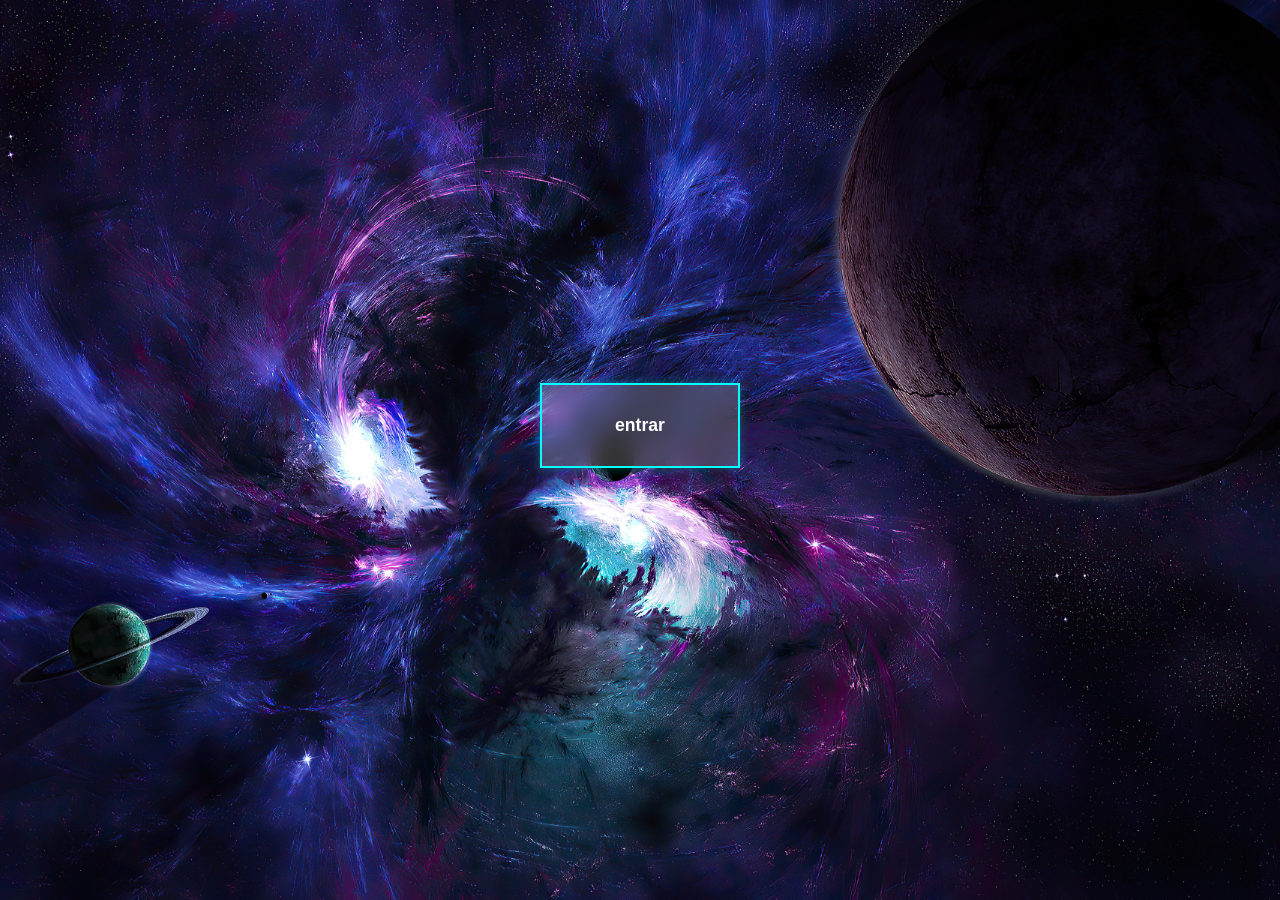
<file: index.html>
<!DOCTYPE html>
<html>
<head>
<title>Slider de fondo</title>
<meta charset="UTF-8">
<meta name="viewport" content="width=device-width, initial-scale=1.0">
<link rel="stylesheet" href="styles.css">
</head>
<body>

<div class="slider-fondo"></div>
<a href="contenido.html">
<button class="btn neon-pulse">
<span>entrar</span>
</button>
</a>

</body>
</html>
</file>
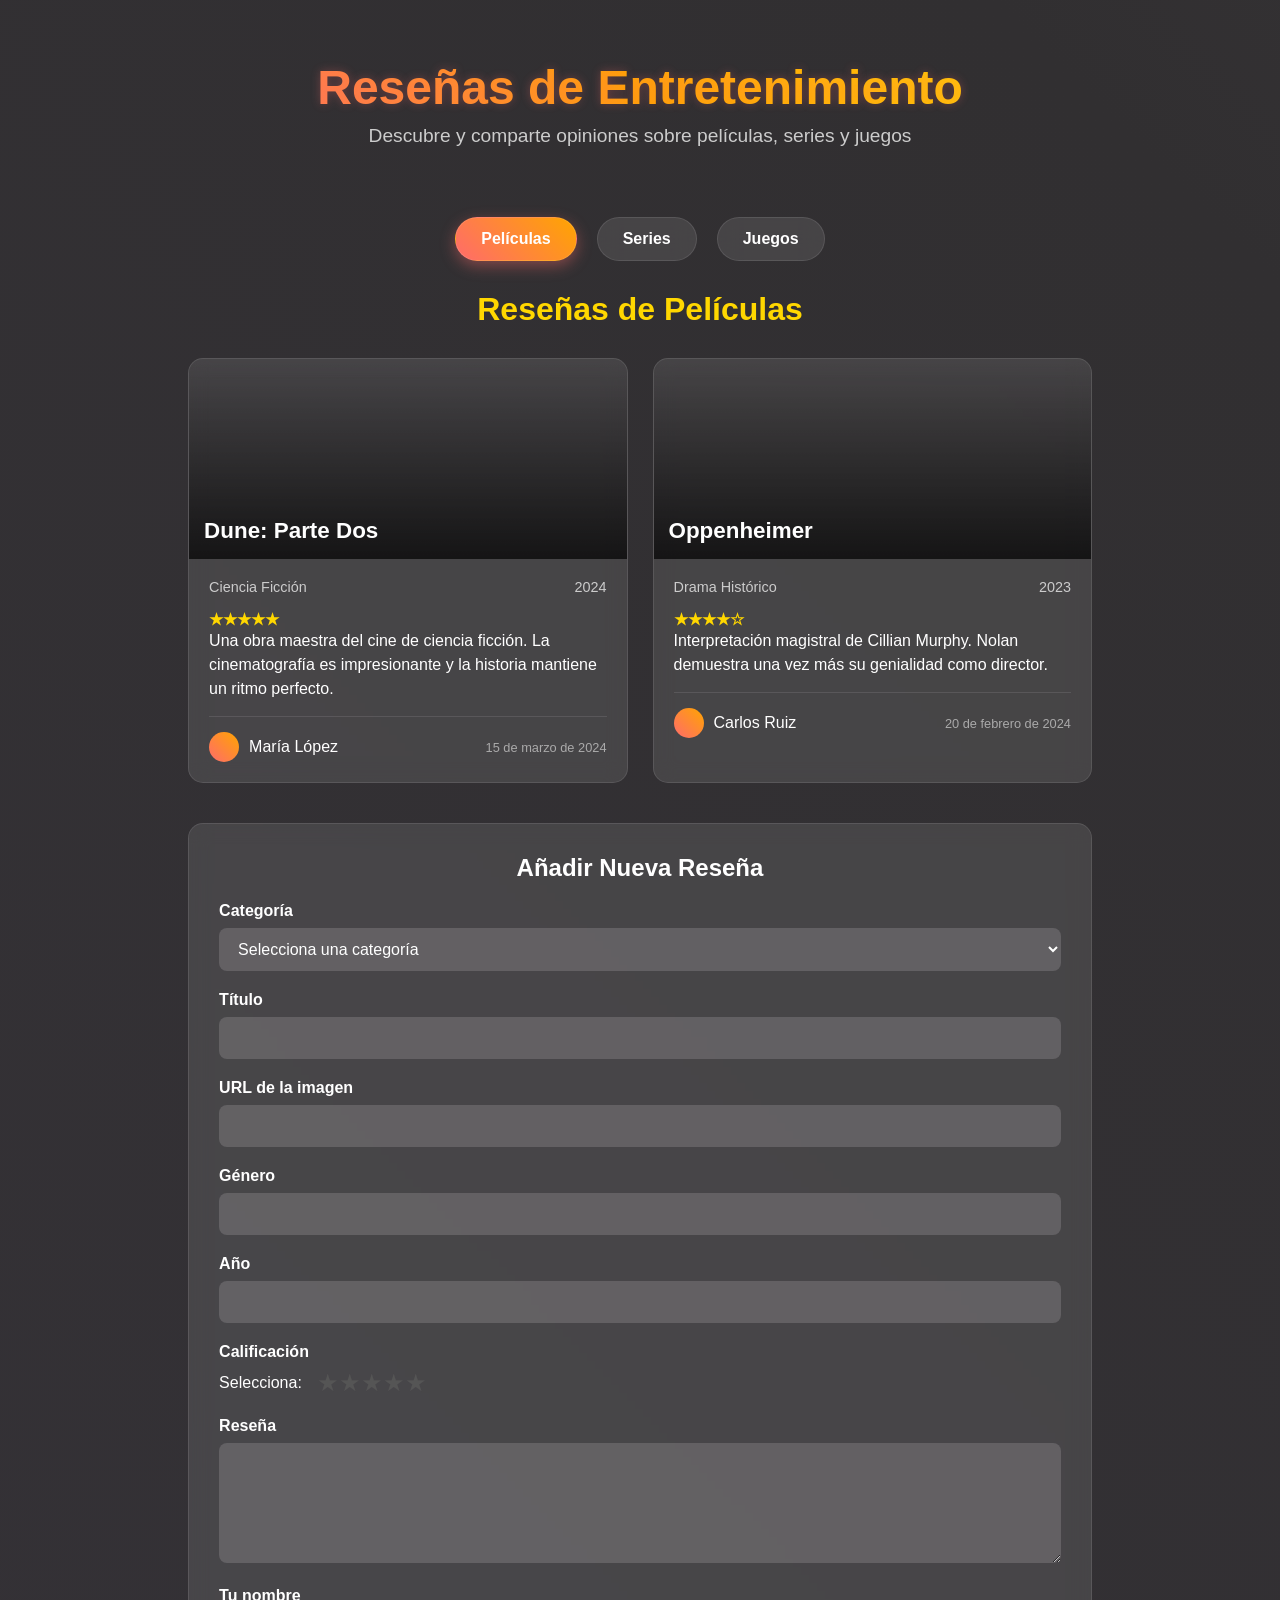
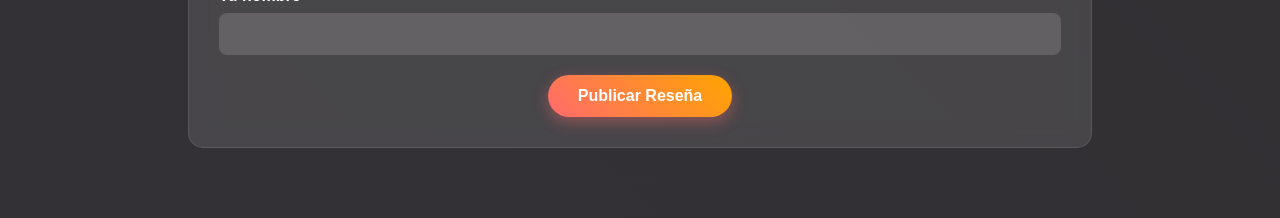
<file: contenido.html>
<!DOCTYPE html>
<html lang="es">
<head>
    <meta charset="UTF-8">
    <meta name="viewport" content="width=device-width, initial-scale=1.0">
    <title>Reseñas de Entretenimiento</title>
    <link rel="stylesheet" href="styles.css">
</head>
<body>
    <div class="container">
        <header>
            <h1>Reseñas de Entretenimiento</h1>
            <p class="subtitle">Descubre y comparte opiniones sobre películas, series y juegos</p>
        </header>

        <div class="nav-tabs">
            <div class="tab active" data-tab="movies">Películas</div>
            <div class="tab" data-tab="series">Series</div>
            <div class="tab" data-tab="games">Juegos</div>
        </div>

        <div class="tab-content active" id="movies">
            <h2>Reseñas de Películas</h2>
            <div class="reviews-grid" id="movies-grid">
                <!-- Las reseñas de películas se cargarán aquí -->
            </div>
        </div>

        <div class="tab-content" id="series">
            <h2>Reseñas de Series</h2>
            <div class="reviews-grid" id="series-grid">
                <!-- Las reseñas de series se cargarán aquí -->
            </div>
        </div>

        <div class="tab-content" id="games">
            <h2>Reseñas de Juegos</h2>
            <div class="reviews-grid" id="games-grid">
                <!-- Las reseñas de juegos se cargarán aquí -->
            </div>
        </div>

        <div class="review-form">
            <h3 class="form-title">Añadir Nueva Reseña</h3>
            <form id="review-form">
                <div class="form-group">
                    <label for="category">Categoría</label>
                    <select id="category" required>
                        <option value="">Selecciona una categoría</option>
                        <option value="movies">Película</option>
                        <option value="series">Serie</option>
                        <option value="games">Juego</option>
                    </select>
                </div>
                <div class="form-group">
                    <label for="title">Título</label>
                    <input type="text" id="title" required>
                </div>
                <div class="form-group">
                    <label for="image">URL de la imagen</label>
                    <input type="text" id="image" required>
                </div>
                <div class="form-group">
                    <label for="genre">Género</label>
                    <input type="text" id="genre" required>
                </div>
                <div class="form-group">
                    <label for="year">Año</label>
                    <input type="number" id="year" min="1900" max="2030" required>
                </div>
                <div class="form-group">
                    <label>Calificación</label>
                    <div class="rating-input">
                        <span>Selecciona:</span>
                        <div class="stars">
                            <span class="star" data-rating="1">★</span>
                            <span class="star" data-rating="2">★</span>
                            <span class="star" data-rating="3">★</span>
                            <span class="star" data-rating="4">★</span>
                            <span class="star" data-rating="5">★</span>
                        </div>
                    </div>
                    <input type="hidden" id="rating" required>
                </div>
                <div class="form-group">
                    <label for="review">Reseña</label>
                    <textarea id="review" required></textarea>
                </div>
                <div class="form-group">
                    <label for="user">Tu nombre</label>
                    <input type="text" id="user" required>
                </div>
                <button type="submit" class="btn-submit">Publicar Reseña</button>
            </form>
        </div>
    </div>

    <script src="script.js"></script>
</body>
</html>
</file>
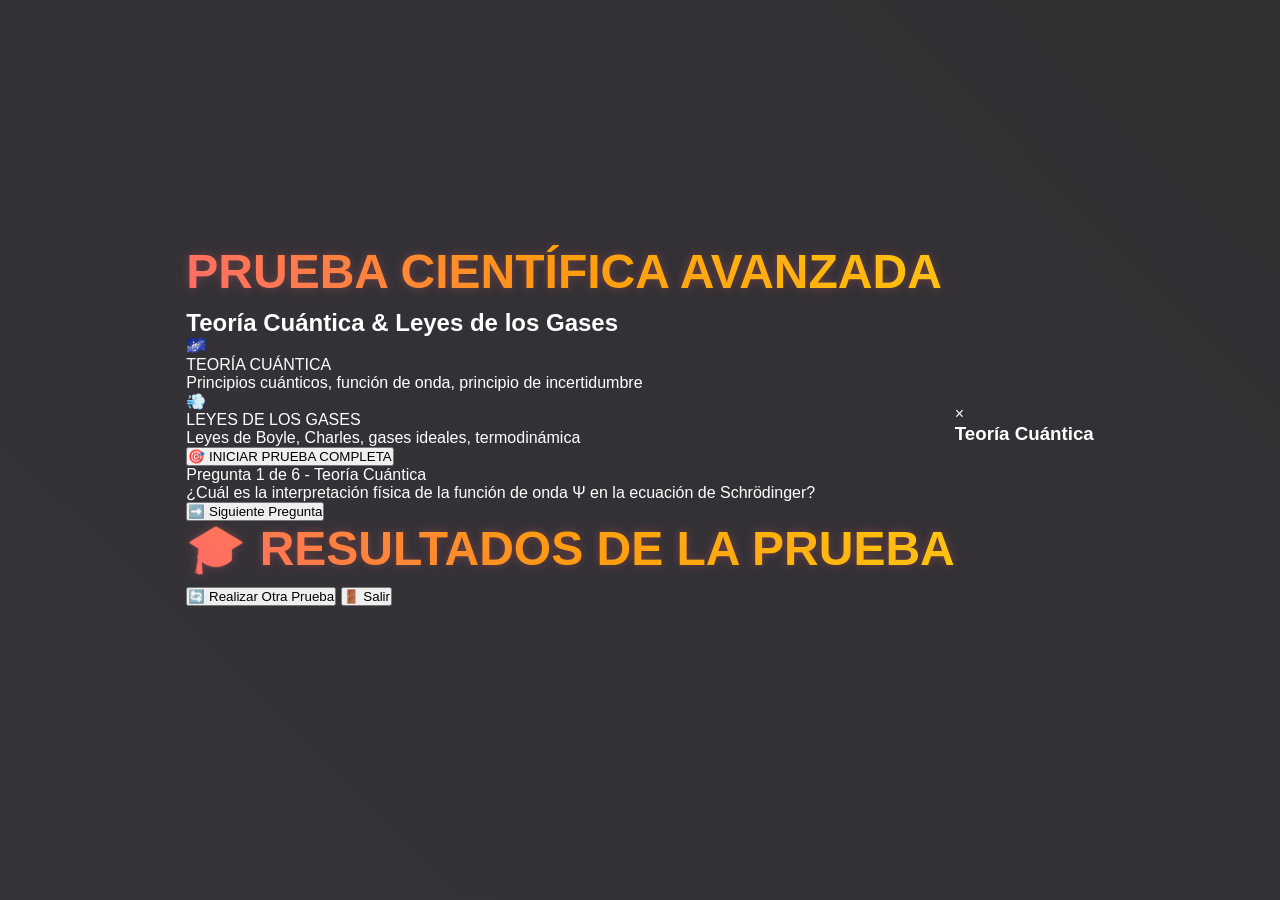
<file: juegos_heroicos.html>
<!DOCTYPE html>
<html lang="es">
<head>
    <meta charset="UTF-8">
    <meta name="viewport" content="width=device-width, initial-scale=1.0">
    <title>Prueba Científica - Teoría Cuántica & Leyes de los Gases</title>
    <link rel="stylesheet" href="styles.css">
</head>
<body>
    <div id="app">
        <!-- Pantalla de Inicio -->
        <div id="pantalla-inicio" class="pantalla activa">
            <div class="contenedor-titulo">
                <h1>PRUEBA CIENTÍFICA AVANZADA</h1>
                <h2>Teoría Cuántica & Leyes de los Gases</h2>
            </div>

            <div class="contenedor-botones-temas">
                <div class="boton-tema" onclick="mostrarInfoTema('cuantica')">
                    <div class="emoji">🌌</div>
                    <div class="texto">TEORÍA CUÁNTICA</div>
                    <div class="tooltip">Principios cuánticos, función de onda, principio de incertidumbre</div>
                </div>
                
                <div class="boton-tema" onclick="mostrarInfoTema('gases')">
                    <div class="emoji">💨</div>
                    <div class="texto">LEYES DE LOS GASES</div>
                    <div class="tooltip">Leyes de Boyle, Charles, gases ideales, termodinámica</div>
                </div>
            </div>

            <button class="boton-iniciar" onclick="iniciarPrueba()">
                🎯 INICIAR PRUEBA COMPLETA
            </button>
        </div>

        <!-- Pantalla de Prueba -->
        <div id="pantalla-prueba" class="pantalla">
            <div class="cabecera-prueba">
                <div id="info-pregunta" class="info-pregunta">Pregunta 1 de 6 - Teoría Cuántica</div>
                <div class="barra-progreso">
                    <div id="progreso" class="progreso"></div>
                </div>
            </div>

            <div class="contenedor-pregunta">
                <div id="texto-pregunta" class="texto-pregunta">
                    ¿Cuál es la interpretación física de la función de onda Ψ en la ecuación de Schrödinger?
                </div>

                <div id="opciones" class="contenedor-opciones">
                    <!-- Las opciones se generan dinámicamente -->
                </div>
            </div>

            <div class="contenedor-botones">
                <button id="boton-siguiente" class="boton-siguiente" onclick="siguientePregunta()">
                    ➡️ Siguiente Pregunta
                </button>
            </div>
        </div>

        <!-- Pantalla de Resultados -->
        <div id="pantalla-resultados" class="pantalla">
            <div class="contenedor-titulo">
                <h1>🎓 RESULTADOS DE LA PRUEBA</h1>
            </div>

            <div id="contenedor-resultado" class="contenedor-resultado">
                <!-- Los resultados se muestran aquí -->
            </div>

            <div class="contenedor-botones-resultados">
                <button class="boton-reiniciar" onclick="reiniciarPrueba()">
                    🔄 Realizar Otra Prueba
                </button>
                <button class="boton-salir" onclick="salir()">
                    🚪 Salir
                </button>
            </div>
        </div>
    </div>

    <!-- Modal de información -->
    <div id="modal-info" class="modal">
        <div class="modal-contenido">
            <span class="cerrar" onclick="cerrarModal()">&times;</span>
            <h3 id="modal-titulo">Teoría Cuántica</h3>
            <div id="modal-texto">
                <!-- Contenido dinámico -->
            </div>
        </div>
    </div>

    <script src="script.js"></script>
    
</body>
</html>
</file>
<file: styles.css>
/* style.css */


.slider-fondo {
  position: fixed; /* O 'absolute' si el scroll es necesario */
  top: 0;
  left: 0;
  width: 100%;
  height: 100%;
  background-image: url('imagen1.jpg');
  background-size: cover; /* Asegura que la imagen cubra toda la pantalla */
  background-position: center;
  animation: cambiar-fondo 35s infinite; /* 15 segundos de duración, se repite infinitamente */
}

/* Define las animaciones para las transiciones */
@keyframes cambiar-fondo {
  0% { background-image: url('imagen1.jpg'); opacity: 1; }
  15% { background-image: url('imagen5.jpg'); opacity: 1; }
  25% { background-image: url('imagen5.jpg'); opacity: 1; }
  35% { background-image: url('imagen3.jpg'); opacity: 1; }
  40% { background-image: url('imagen3.jpg'); opacity: 1; }
  50% { background-image: url('imagen3.jpg'); opacity: 1; }
  55% { background-image: url('imagen2.jpg'); opacity: 1; }
  65% { background-image: url('imagen2.jpg'); opacity: 1; }
  75% { background-image: url('imagen 4.jpg'); opacity: 1;}
  85% { background-image: url('imagen 4.jpg'); opacity: 1; }
  90% { background-image: url('imagen1.jpg'); opacity: 1; }
  100% { background-image: url('imagen1.jpg'); opacity: 1; }
}

/* Ajusta las opacidades para tener una transición más suave */
.slider-fondo {
  opacity: 1; /* Empieza visible */
  animation-timing-function: ease-in-out;
}

body {
    
    color: #fff;
    min-height: 100vh;
    padding-bottom: 50px;

    font-family: 'Segoe UI', Tahoma, Geneva, Verdana, sans-serif;
    min-height: 100vh;
    display: flex;
    justify-content: center;
    align-items: center;
    overflow: hidden;
    background: linear-gradient(45deg, #36373d, #353238, #312f31, #494445);
    background-size: 400% 400%;
    animation: gradientShift 15s ease infinite;
serif;
  perspective: 1000px;
  overflow-x: hidden;
}

.btn {
  position: relative;
  padding: 1.5rem 3rem;
  font-size: 1.1rem;
  font-weight: 600;
  color: #fff;
  background: none;
  border: none;
  cursor: pointer;
  overflow: hidden;
  transition: all 0.4s ease;
  min-width: 200px;
  z-index: 1;
}

.neon-pulse {
  background: #000;
  border: 2px solid #0ff;
  box-shadow: 0 0 10px rgba(0, 255, 255, 0.3);
  overflow: visible;
  backdrop-filter: blur(10px);

  /* 2. Asegúrate de que el fondo del botón sea al menos parcialmente transparente */
  background-color: rgba(255, 255, 255, 0.2); /* Fondo blanco semitransparente */

  /* 3. Opcional: Puedes añadir más estilos para el botón */
  padding: 30px 20px;
  
  color: white;
  cursor: pointer;
}

.neon-pulse::before,
.neon-pulse::after {
  content: "";
  position: absolute;
  inset: -4px;
  border: 2px solid #0ff;
  border-radius: inherit;
  animation: pulseOut 2s ease-out infinite;
  opacity: 0;
}

.neon-pulse::after {
  animation-delay: 1s;
}

@keyframes pulseOut {
  0% {
    transform: scale(1);
    opacity: 1;
  }
  100% {
    transform: scale(1.5);
    opacity: 0;
  }
}

/* Estilos generales */
* {
    margin: 0;
    padding: 0;
    box-sizing: border-box;
    font-family: 'Segoe UI', Tahoma, Geneva, Verdana, sans-serif;
}

    

.container {
    max-width: 1200px;
    margin: 0 auto;
    padding: 20px;
    /* Aseguramos que el contenedor no bloquee el scroll */
    min-height: auto;
}

header {
    text-align: center;
    padding: 40px 0;
    animation: fadeIn 1.5s ease-out;
}

h1 {
    font-size: 3rem;
    margin-bottom: 10px;
    background: linear-gradient(45deg, #ff6b6b, #ffa500, #ffd700);
    -webkit-background-clip: text;
    background-clip: text;
    color: transparent;
    text-shadow: 0 0 10px rgba(255, 107, 107, 0.3);
}

.subtitle {
    font-size: 1.2rem;
    color: #ccc;
    margin-bottom: 30px;
}

/* Navegación */
.nav-tabs {
    display: flex;
    justify-content: center;
    margin-bottom: 30px;
    flex-wrap: wrap;
}

.tab {
    padding: 12px 25px;
    margin: 0 10px;
    background: rgba(255, 255, 255, 0.1);
    border-radius: 30px;
    cursor: pointer;
    transition: all 0.3s ease;
    font-weight: 600;
    backdrop-filter: blur(10px);
    border: 1px solid rgba(255, 255, 255, 0.1);
}

.tab:hover {
    transform: translateY(-3px);
    box-shadow: 0 5px 15px rgba(0, 0, 0, 0.3);
}

.tab.active {
    background: linear-gradient(45deg, #ff6b6b, #ffa500);
    box-shadow: 0 5px 15px rgba(255, 107, 107, 0.4);
}

/* Contenido de las pestañas */
.tab-content {
    display: none;
    animation: fadeIn 0.8s ease-out;
    /* Aseguramos que el contenido pueda crecer */
    min-height: auto;
    overflow: visible;
}

.tab-content.active {
    display: block;
}

.tab-content h2 {
    text-align: center;
    margin-bottom: 30px;
    font-size: 2rem;
    color: #ffd700;
}

/* Grid de reseñas */
.reviews-grid {
    display: grid;
    grid-template-columns: repeat(auto-fill, minmax(300px, 1fr));
    gap: 25px;
    /* Permitimos que el grid crezca según el contenido */
    min-height: auto;
}

/* Tarjetas de reseñas */
.review-card {
    background: rgba(255, 255, 255, 0.1);
    border-radius: 15px;
    overflow: hidden;
    transition: all 0.4s ease;
    backdrop-filter: blur(10px);
    border: 1px solid rgba(255, 255, 255, 0.1);
    opacity: 0;
    transform: translateY(20px);
    animation: cardAppear 0.6s forwards;
}

.review-card:hover {
    transform: translateY(-10px);
    box-shadow: 0 15px 30px rgba(0, 0, 0, 0.4);
}

.card-image {
    height: 200px;
    width: 100%;
    background-size: cover;
    background-position: center;
    position: relative;
}

.card-overlay {
    position: absolute;
    top: 0;
    left: 0;
    width: 100%;
    height: 100%;
    background: linear-gradient(to bottom, transparent, rgba(0, 0, 0, 0.7));
    display: flex;
    align-items: flex-end;
    padding: 15px;
}

.card-title {
    font-size: 1.4rem;
    font-weight: 700;
}

.card-content {
    padding: 20px;
}

.card-meta {
    display: flex;
    justify-content: space-between;
    margin-bottom: 15px;
    font-size: 0.9rem;
    color: #ccc;
}

.rating {
    color: #ffd700;
    font-weight: bold;
}

.card-description {
    margin-bottom: 15px;
    line-height: 1.5;
}

.card-footer {
    display: flex;
    justify-content: space-between;
    align-items: center;
    border-top: 1px solid rgba(255, 255, 255, 0.1);
    padding-top: 15px;
}

.user-info {
    display: flex;
    align-items: center;
}

.user-avatar {
    width: 30px;
    height: 30px;
    border-radius: 50%;
    background: linear-gradient(45deg, #ff6b6b, #ffa500);
    margin-right: 10px;
}

.review-date {
    font-size: 0.8rem;
    color: #aaa;
}

/* Formulario de reseñas */
.review-form {
    background: rgba(255, 255, 255, 0.1);
    border-radius: 15px;
    padding: 30px;
    margin-top: 40px;
    backdrop-filter: blur(10px);
    border: 1px solid rgba(255, 255, 255, 0.1);
    animation: fadeIn 1s ease-out;
    /* Aseguramos que el formulario no bloquee el scroll */
    overflow: visible;
}

.form-title {
    font-size: 1.5rem;
    margin-bottom: 20px;
    text-align: center;
}

.form-group {
    margin-bottom: 20px;
}

label {
    display: block;
    margin-bottom: 8px;
    font-weight: 600;
}

input, select, textarea {
    width: 100%;
    padding: 12px 15px;
    border-radius: 8px;
    border: none;
    background: rgba(255, 255, 255, 0.15);
    color: white;
    font-size: 1rem;
    transition: all 0.3s ease;
}

input:focus, select:focus, textarea:focus {
    outline: none;
    background: rgba(255, 255, 255, 0.25);
    box-shadow: 0 0 0 2px rgba(255, 107, 107, 0.5);
}

textarea {
    min-height: 120px;
    resize: vertical;
}

.rating-input {
    display: flex;
    align-items: center;
}

.stars {
    display: flex;
    margin-left: 15px;
}

.star {
    font-size: 1.5rem;
    color: #555;
    cursor: pointer;
    transition: color 0.2s;
}

.star.active {
    color: #ffd700;
}

.btn-submit {
    background: linear-gradient(45deg, #ff6b6b, #ffa500);
    color: white;
    border: none;
    padding: 12px 30px;
    border-radius: 30px;
    font-size: 1rem;
    font-weight: 600;
    cursor: pointer;
    transition: all 0.3s ease;
    display: block;
    margin: 0 auto;
    box-shadow: 0 5px 15px rgba(255, 107, 107, 0.4);
}

.btn-submit:hover {
    transform: translateY(-3px);
    box-shadow: 0 8px 20px rgba(255, 107, 107, 0.6);
}

/* Animaciones */
@keyframes fadeIn {
    from {
        opacity: 0;
    }
    to {
        opacity: 1;
    }
}

@keyframes cardAppear {
    to {
        opacity: 1;
        transform: translateY(0);
    }
}

/* Responsive */
@media (max-width: 768px) {
    .nav-tabs {
        flex-direction: column;
        align-items: center;
    }
    
    .tab {
        margin: 5px 0;
        width: 80%;
        text-align: center;
    }
    
    .reviews-grid {
        grid-template-columns: 1fr;
    }
    
    h1 {
        font-size: 2.2rem;
    }
    
    body {
        /* En móvil aseguramos que el scroll funcione */
        overflow-y: auto;
    }
}

/* Aseguramos que el HTML y body permitan scroll */
html {
    overflow-y: scroll;
    scroll-behavior: smooth;
}

body {
    overflow-y: auto;
    overflow-x: hidden;
}
</file>
